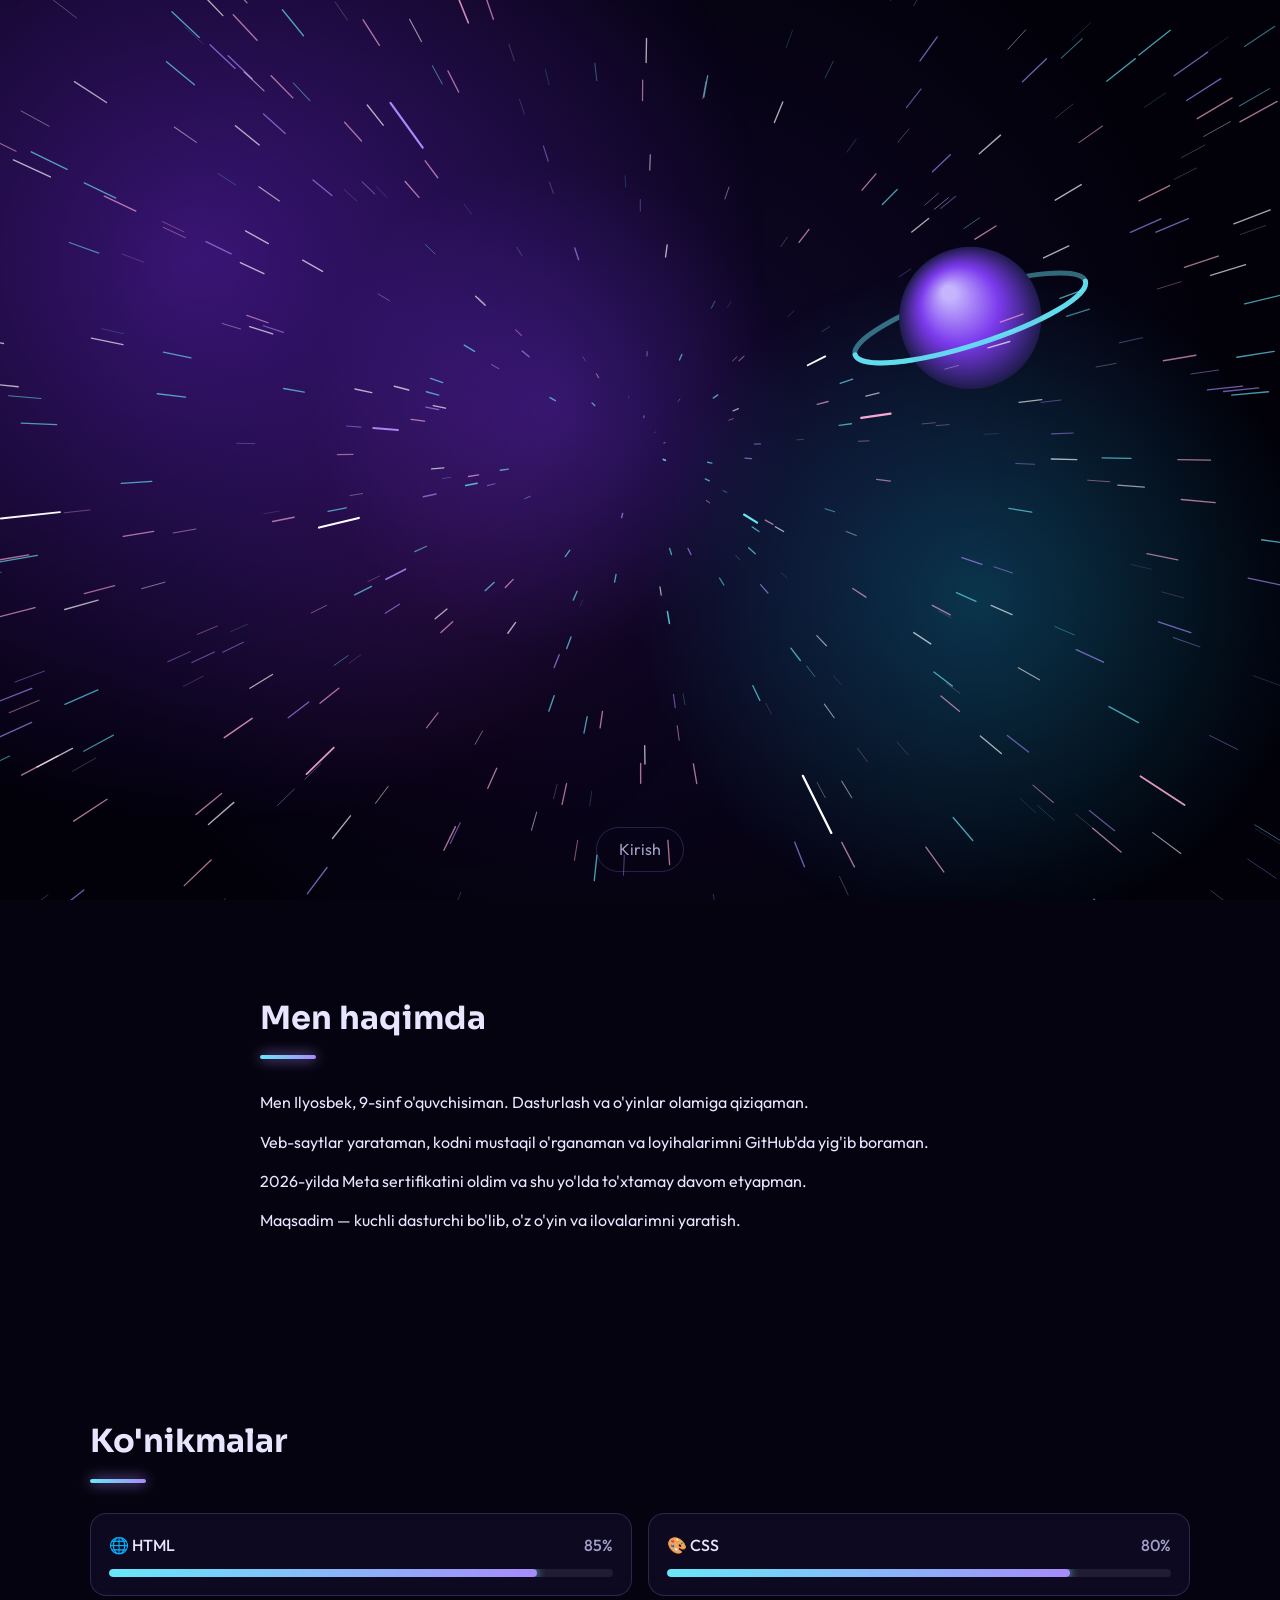
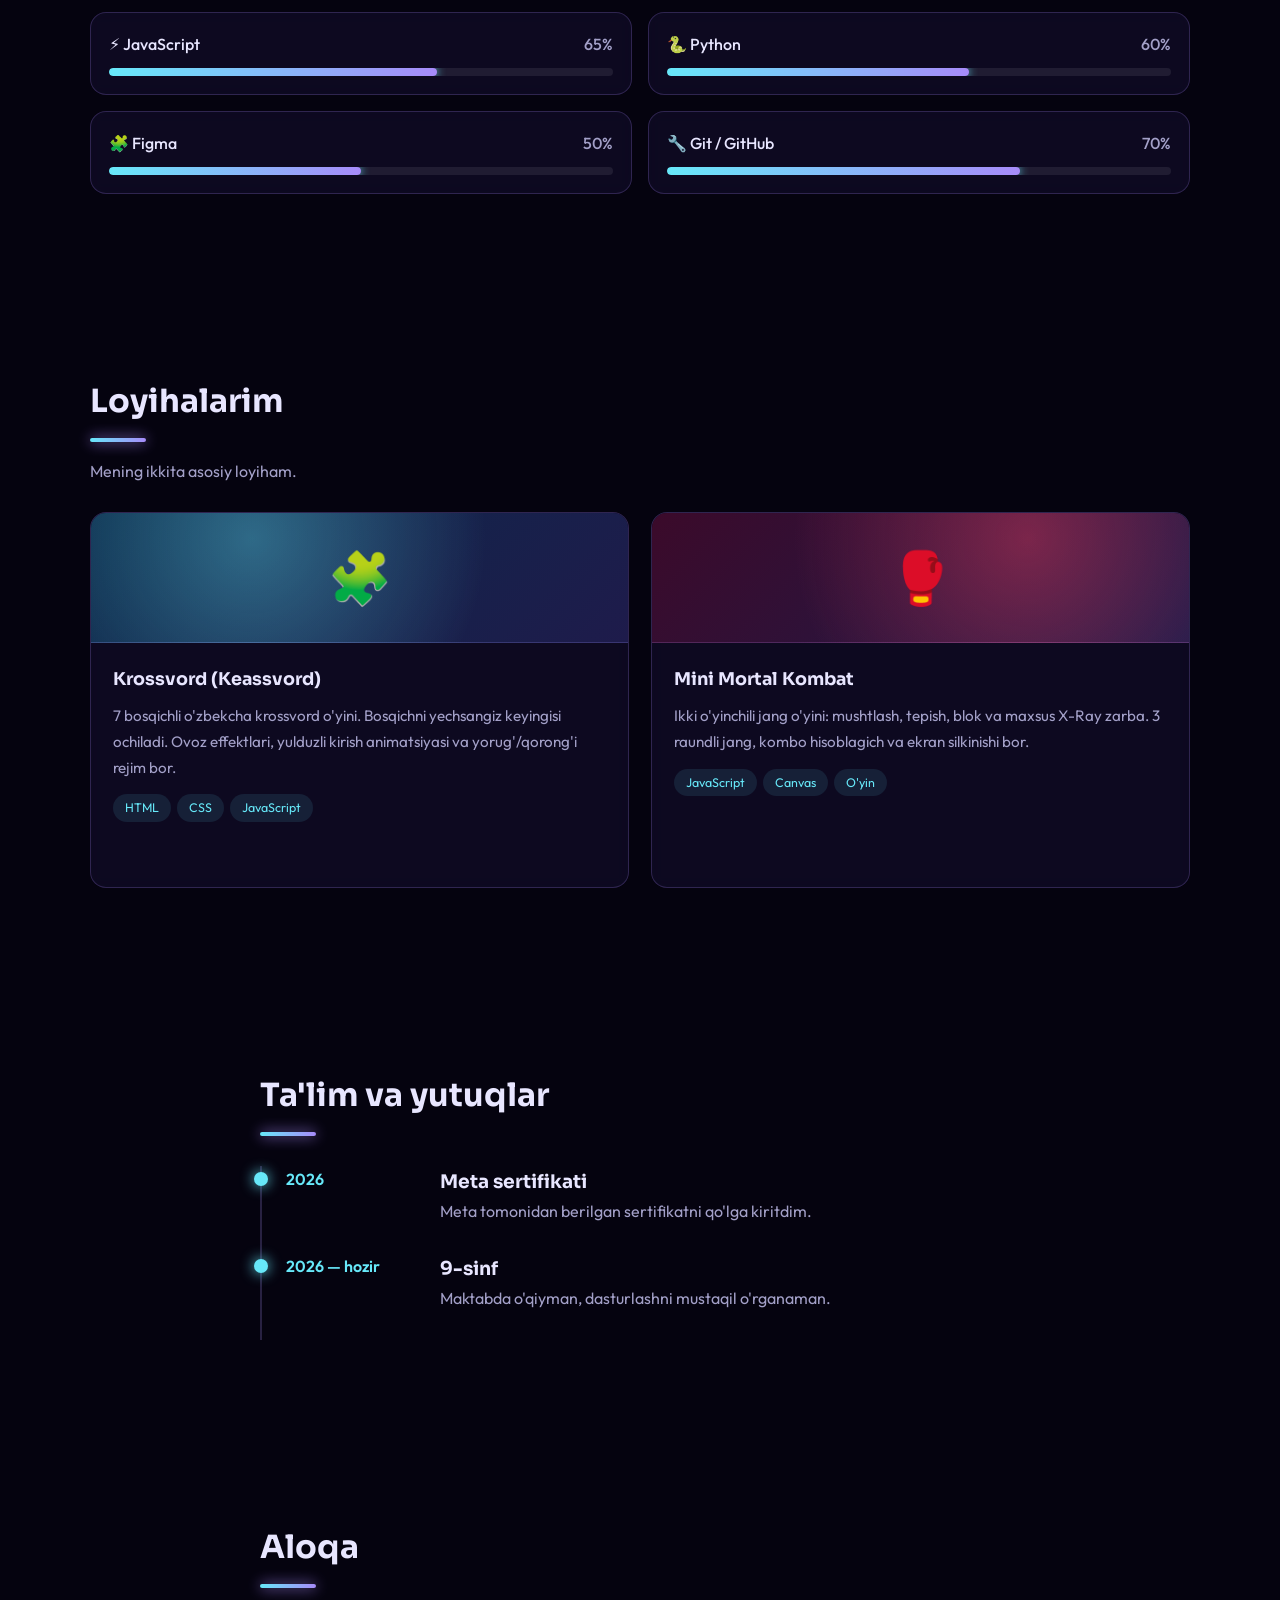
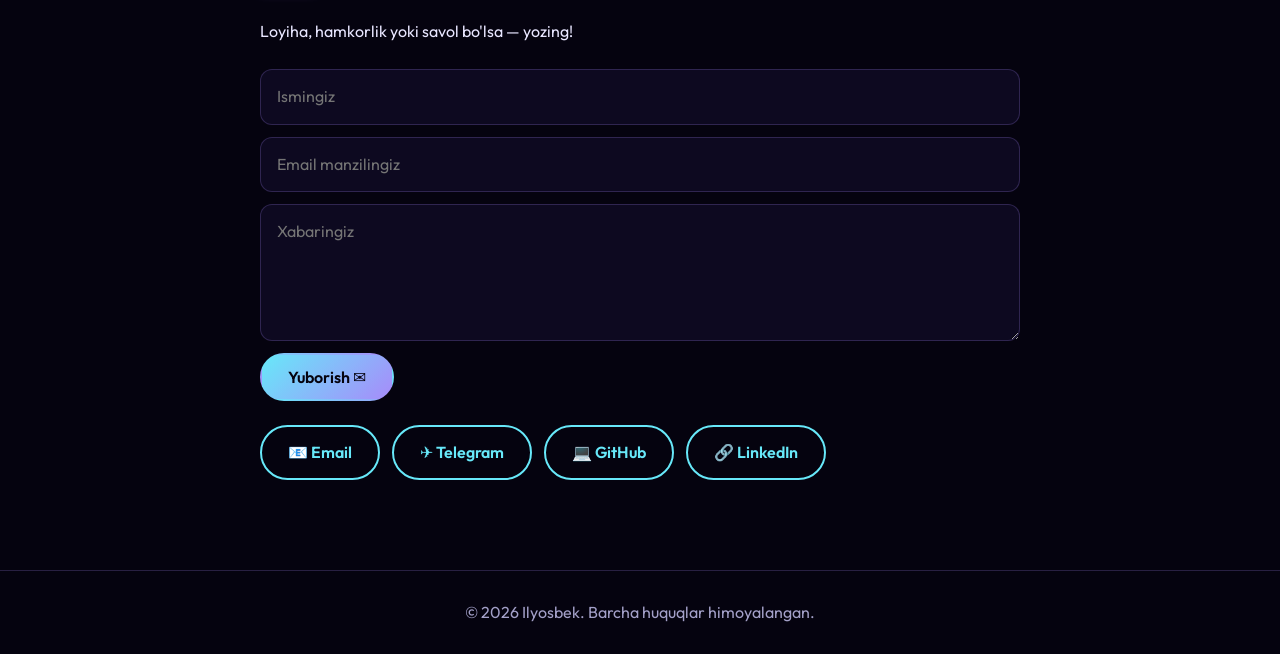
<file: p2/index.html>
<!DOCTYPE html>
<html lang="uz">
<head>
<meta charset="UTF-8">
<meta name="viewport" content="width=device-width, initial-scale=1">
<title>Ilyosbek — Portfolio</title>
<meta name="description" content="Ilyosbek — 9-sinf o'quvchisi, dasturchi. Shaxsiy portfolio sayti.">
<meta name="theme-color" content="#05030f">
<link rel="preconnect" href="https://fonts.googleapis.com">
<link rel="preconnect" href="https://fonts.gstatic.com" crossorigin>
<link href="https://fonts.googleapis.com/css2?family=Sora:wght@400;600;800&family=Outfit:wght@300;400;500;600&display=swap" rel="stylesheet">
<link rel="stylesheet" href="style.css">
</head>
<body>

<!-- Kirish: koinot bo'ylab uchish, keyin yulduzlardan "Xush kelibsiz" yozuvi -->
<div class="intro" id="intro">
  <canvas id="introCanvas"></canvas>
  <button class="skip" id="skipBtn">Kirish</button>
</div>

<canvas id="space" aria-hidden="true"></canvas>
<div class="spot" id="spot" aria-hidden="true"></div>
<div class="nebula" aria-hidden="true"><i></i><i></i><i></i></div>
<div class="progress" id="progress"></div>

<header class="header">
  <nav class="nav container">
    <a href="#hero" class="logo">Ilyosbek<span>✦</span></a>
    <ul class="nav-links" id="navLinks">
      <li><a href="#about">Men</a></li>
      <li><a href="#skills">Ko'nikmalar</a></li>
      <li><a href="#projects">Loyihalar</a></li>
      <li><a href="#education">Ta'lim</a></li>
      <li><a href="#contact">Aloqa</a></li>
    </ul>
    <button class="icon-btn menu-btn" id="menuBtn" aria-label="Menyu">☰</button>
  </nav>
</header>

<main>
  <section id="hero" class="hero">
    <div class="container hero-inner">
      <div class="hero-text reveal">
        <span class="badge">🚀 Salom, men</span>
        <h1>Ilyosbek</h1>
        <p class="typing">Men <span id="typed"></span><i class="cursor">|</i></p>
        <p class="tagline">Bugungi harakat, ertangi natija.</p>
        <div class="hero-btns">
          <a href="#projects" class="btn">Loyihalarim</a>
          <a href="#contact" class="btn btn-outline">Bog'lanish</a>
        </div>
        <div class="stats">
          <div><b id="repoCount" data-count="2">0</b><small>Loyiha</small></div>
          <div><b data-count="1">0</b><small>Meta sertifikat</small></div>
          <div><b data-count="9">0</b><small>-sinf</small></div>
        </div>
      </div>
      <div class="avatar-wrap reveal">
        <img src="./5355030624579821579.jpg" alt="Ilyosbek — profil rasmi" class="avatar">
      </div>
    </div>
  </section>

  <section id="about" class="section">
    <div class="container narrow reveal">
      <h2 class="title">Men haqimda</h2>
      <p>Men Ilyosbek, 9-sinf o'quvchisiman. Dasturlash va o'yinlar olamiga qiziqaman.</p>
      <p>Veb-saytlar yarataman, kodni mustaqil o'rganaman va loyihalarimni GitHub'da yig'ib boraman.</p>
      <p>2026-yilda Meta sertifikatini oldim va shu yo'lda to'xtamay davom etyapman.</p>
      <p>Maqsadim — kuchli dasturchi bo'lib, o'z o'yin va ilovalarimni yaratish.</p>
    </div>
  </section>

  <section id="skills" class="section">
    <div class="container">
      <h2 class="title reveal">Ko'nikmalar</h2>
      <ul class="skills">
        <li class="reveal" data-level="85"><div class="sk-head"><span>🌐 HTML</span><em>85%</em></div><div class="bar"><i></i></div></li>
        <li class="reveal" data-level="80"><div class="sk-head"><span>🎨 CSS</span><em>80%</em></div><div class="bar"><i></i></div></li>
        <li class="reveal" data-level="65"><div class="sk-head"><span>⚡ JavaScript</span><em>65%</em></div><div class="bar"><i></i></div></li>
        <li class="reveal" data-level="60"><div class="sk-head"><span>🐍 Python</span><em>60%</em></div><div class="bar"><i></i></div></li>
        <li class="reveal" data-level="50"><div class="sk-head"><span>🧩 Figma</span><em>50%</em></div><div class="bar"><i></i></div></li>
        <li class="reveal" data-level="70"><div class="sk-head"><span>🔧 Git / GitHub</span><em>70%</em></div><div class="bar"><i></i></div></li>
      </ul>
    </div>
  </section>

  <section id="projects" class="section">
    <div class="container">
      <h2 class="title reveal">Loyihalarim</h2>
      <p class="lead reveal">Mening ikkita asosiy loyiham.</p>
      <div class="projects" id="projectList">
        <article class="card">
          <div class="thumb t1" aria-hidden="true">🧩</div>
          <div class="card-body">
            <h3>Krossvord (Keassvord)</h3>
            <p>7 bosqichli o'zbekcha krossvord o'yini. Bosqichni yechsangiz keyingisi ochiladi. Ovoz effektlari, yulduzli kirish animatsiyasi va yorug'/qorong'i rejim bor.</p>
            <div class="tags"><span>HTML</span><span>CSS</span><span>JavaScript</span></div>
            <div class="card-links">
              <a href="https://htmlpreview.github.io/?https://github.com/IlyosbekIT/Keassvord/blob/main/index.html" target="_blank" rel="noopener">O'ynash ↗</a>
              <a href="https://github.com/IlyosbekIT/Keassvord" target="_blank" rel="noopener">GitHub ↗</a>
            </div>
          </div>
        </article>
        <article class="card">
          <div class="thumb t2" aria-hidden="true">🥊</div>
          <div class="card-body">
            <h3>Mini Mortal Kombat</h3>
            <p>Ikki o'yinchili jang o'yini: mushtlash, tepish, blok va maxsus X-Ray zarba. 3 raundli jang, kombo hisoblagich va ekran silkinishi bor.</p>
            <div class="tags"><span>JavaScript</span><span>Canvas</span><span>O'yin</span></div>
            <div class="card-links">
              <a href="https://htmlpreview.github.io/?https://github.com/IlyosbekIT/mini-game-mortalkombat/blob/main/mortal_kombat_v3.html" target="_blank" rel="noopener">O'ynash ↗</a>
              <a href="https://github.com/IlyosbekIT/mini-game-mortalkombat" target="_blank" rel="noopener">GitHub ↗</a>
            </div>
          </div>
        </article>
      </div>
    </div>
  </section>

  <section id="education" class="section">
    <div class="container narrow">
      <h2 class="title reveal">Ta'lim va yutuqlar</h2>
      <ul class="timeline">
        <li class="reveal"><span class="year">2026</span><div><h3>Meta sertifikati</h3><p>Meta tomonidan berilgan sertifikatni qo'lga kiritdim.</p></div></li>
        <li class="reveal"><span class="year">2026 — hozir</span><div><h3>9-sinf</h3><p>Maktabda o'qiyman, dasturlashni mustaqil o'rganaman.</p></div></li>
      </ul>
    </div>
  </section>

  <section id="contact" class="section">
    <div class="container narrow">
      <h2 class="title reveal">Aloqa</h2>
      <p class="reveal">Loyiha, hamkorlik yoki savol bo'lsa — yozing!</p>
      <form class="form reveal" id="form">
        <input id="fName" placeholder="Ismingiz" required>
        <input id="fMail" type="email" placeholder="Email manzilingiz" required>
        <textarea id="fMsg" rows="4" placeholder="Xabaringiz" required></textarea>
        <button class="btn" type="submit">Yuborish ✉️</button>
      </form>
      <div class="contacts reveal">
        <a href="mailto:cripmayngame@gmail.com" class="btn btn-outline">📧 Email</a>
        <a href="https://t.me/itzIlyosbek" target="_blank" rel="noopener" class="btn btn-outline">✈️ Telegram</a>
        <a href="https://github.com/IlyosbekIT" target="_blank" rel="noopener" class="btn btn-outline">💻 GitHub</a>
        <a href="https://www.linkedin.com/in/cripmayn-sila-a85b82442/" target="_blank" rel="noopener" class="btn btn-outline">🔗 LinkedIn</a>
      </div>
    </div>
  </section>
</main>

<footer class="footer"><p>© 2026 Ilyosbek. Barcha huquqlar himoyalangan.</p></footer>
<button class="to-top" id="toTop" aria-label="Yuqoriga">↑</button>
<div class="cur-ring" id="curRing" aria-hidden="true"></div><div class="cur-dot" id="curDot" aria-hidden="true"></div>
<canvas id="fx" aria-hidden="true"></canvas>
<script src="script.js"></script>
</body>
</html>
</file>
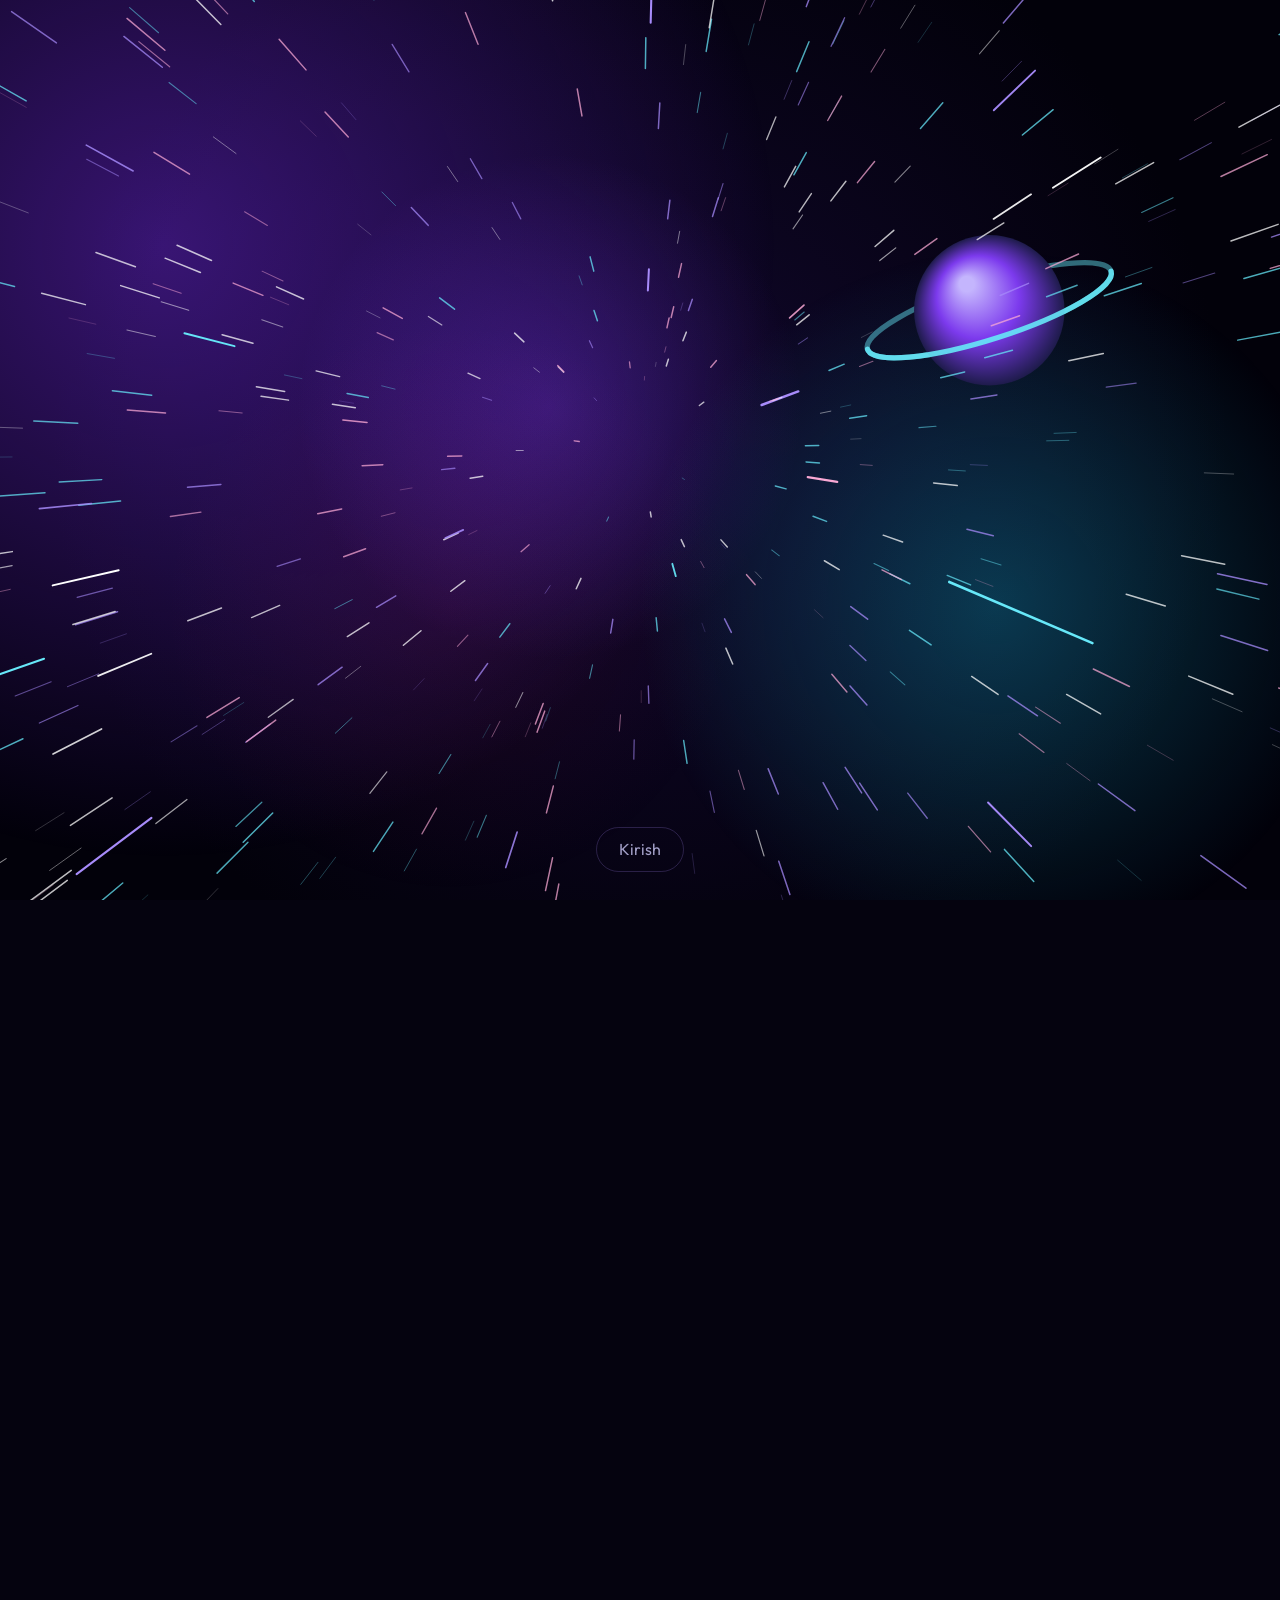
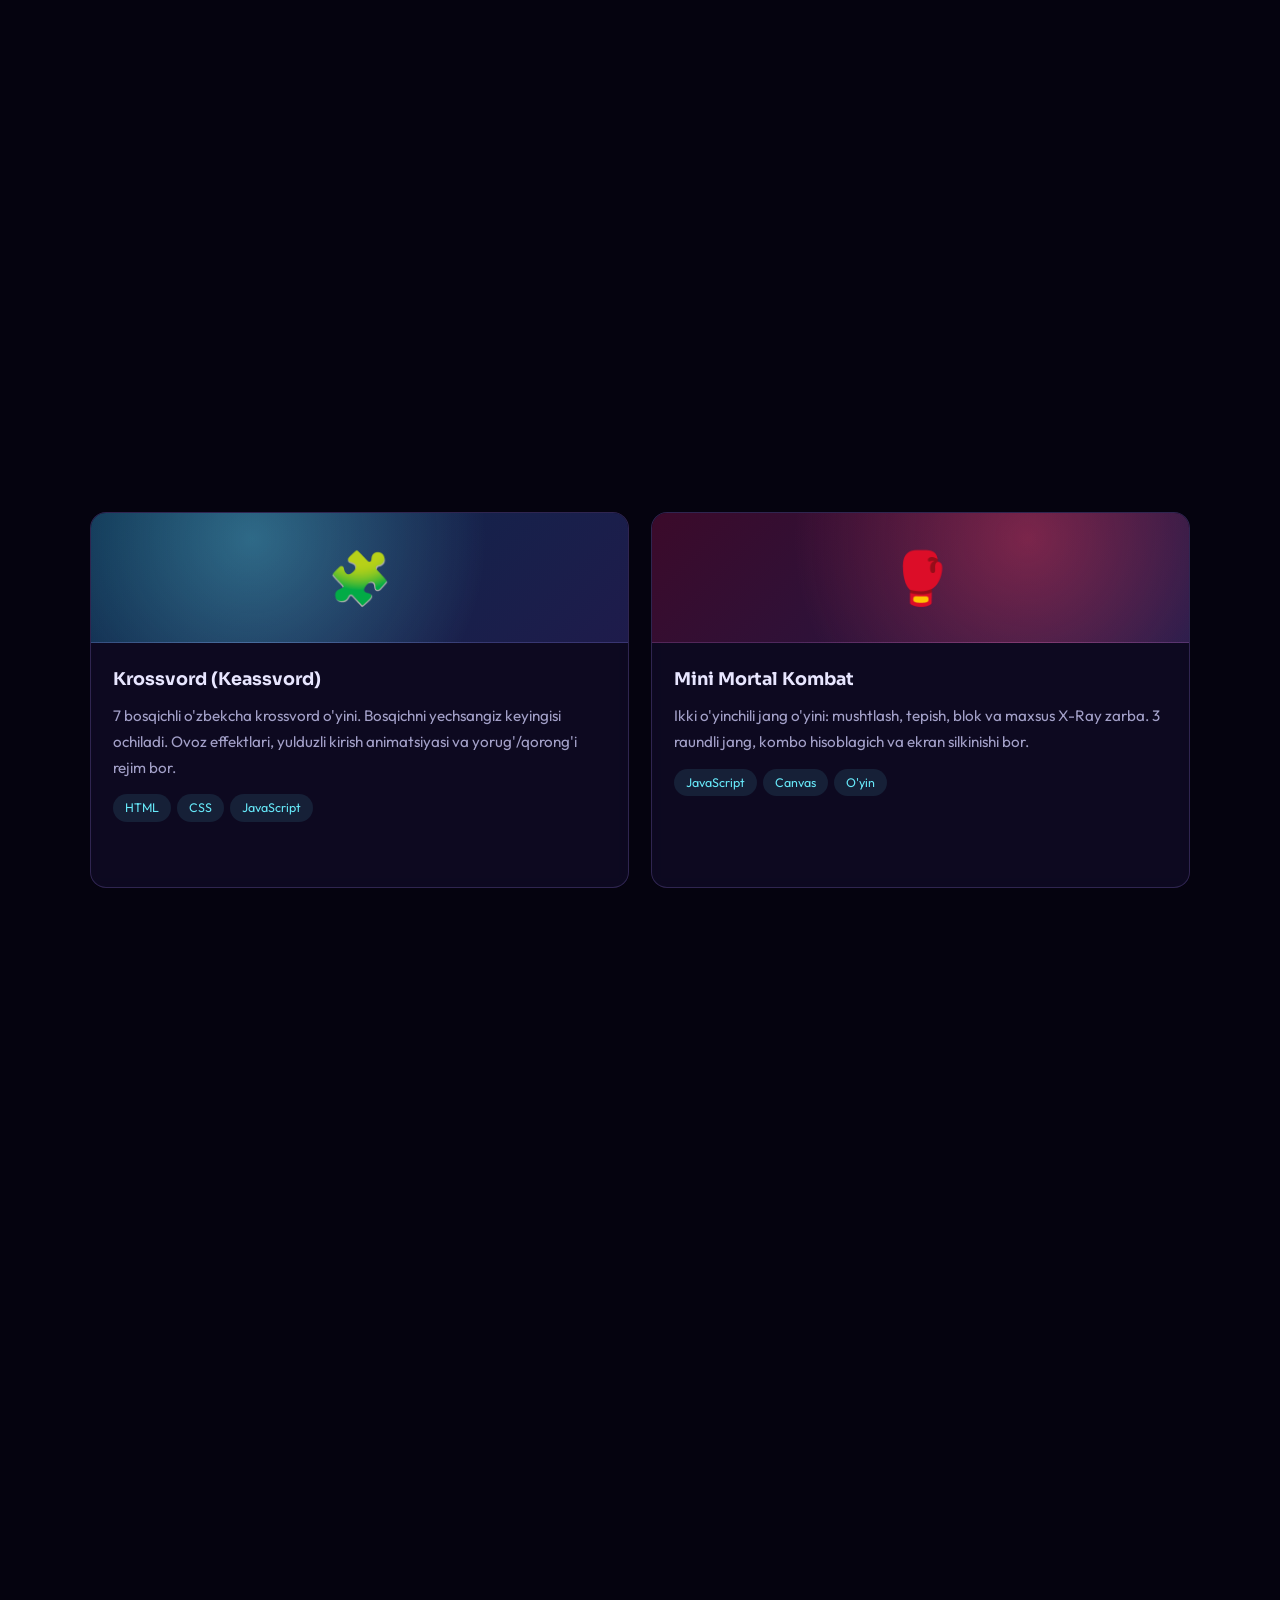
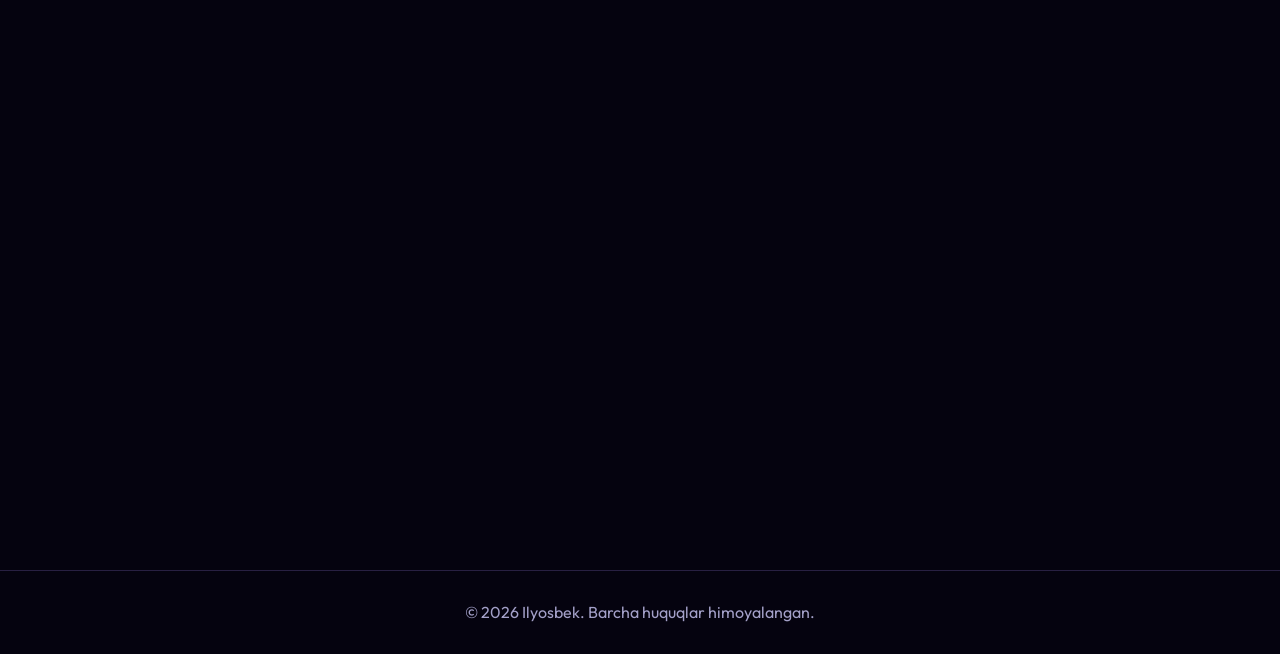
<file: p2/p2/index.html>
<!DOCTYPE html>
<html lang="uz">
<head>
<meta charset="UTF-8">
<meta name="viewport" content="width=device-width, initial-scale=1">
<title>Ilyosbek — Portfolio</title>
<meta name="description" content="Ilyosbek — 9-sinf o'quvchisi, dasturchi. Shaxsiy portfolio sayti.">
<meta name="theme-color" content="#05030f">
<link rel="preconnect" href="https://fonts.googleapis.com">
<link rel="preconnect" href="https://fonts.gstatic.com" crossorigin>
<link href="https://fonts.googleapis.com/css2?family=Sora:wght@400;600;800&family=Outfit:wght@300;400;500;600&display=swap" rel="stylesheet">
<link rel="stylesheet" href="style.css">
</head>
<body>

<!-- Kirish: koinot bo'ylab uchish, keyin yulduzlardan "Xush kelibsiz" yozuvi -->
<div class="intro" id="intro">
  <canvas id="introCanvas"></canvas>
  <button class="skip" id="skipBtn">Kirish</button>
</div>

<canvas id="space" aria-hidden="true"></canvas>
<div class="spot" id="spot" aria-hidden="true"></div>
<div class="nebula" aria-hidden="true"><i></i><i></i><i></i></div>
<div class="progress" id="progress"></div>

<header class="header">
  <nav class="nav container">
    <a href="#hero" class="logo">Ilyosbek<span>✦</span></a>
    <ul class="nav-links" id="navLinks">
      <li><a href="#about">Men</a></li>
      <li><a href="#skills">Ko'nikmalar</a></li>
      <li><a href="#projects">Loyihalar</a></li>
      <li><a href="#education">Ta'lim</a></li>
      <li><a href="#contact">Aloqa</a></li>
    </ul>
    <button class="icon-btn menu-btn" id="menuBtn" aria-label="Menyu">☰</button>
  </nav>
</header>

<main>
  <section id="hero" class="hero">
    <div class="container hero-inner">
      <div class="hero-text reveal">
        <span class="badge">🚀 Salom, men</span>
        <h1>Ilyosbek</h1>
        <p class="tagline">Bugungi harakat, ertangi natija.</p>
        <div class="hero-btns">
          <a href="#projects" class="btn">Loyihalarim</a>
          <a href="#contact" class="btn btn-outline">Bog'lanish</a>
        </div>
        <div class="stats">
          <div><b id="repoCount" data-count="2">0</b><small>Loyiha</small></div>
          <div><b data-count="1">0</b><small>Meta sertifikat</small></div>
          <div><b data-count="9">0</b><small>-sinf</small></div>
        </div>
      </div>
      <div class="avatar-wrap reveal">
        <img src="./5355030624579821579.jpg" alt="Ilyosbek — profil rasmi" class="avatar">
      </div>
    </div>
  </section>

  <section id="about" class="section">
    <div class="container narrow reveal">
      <h2 class="title">Men haqimda</h2>
      <p>Men Ilyosbek, 9-sinf o'quvchisiman. Dasturlash va o'yinlar olamiga qiziqaman.</p>
      <p>Veb-saytlar yarataman, kodni mustaqil o'rganaman va loyihalarimni GitHub'da yig'ib boraman.</p>
      <p>2026-yilda Meta sertifikatini oldim va shu yo'lda to'xtamay davom etyapman.</p>
      <p>Maqsadim — kuchli dasturchi bo'lib, o'z o'yin va ilovalarimni yaratish.</p>
    </div>
  </section>

  <section id="skills" class="section">
    <div class="container">
      <h2 class="title reveal">Ko'nikmalar</h2>
      <ul class="skills">
        <li class="reveal" data-level="85"><div class="sk-head"><span>🌐 HTML</span><em>85%</em></div><div class="bar"><i></i></div></li>
        <li class="reveal" data-level="80"><div class="sk-head"><span>🎨 CSS</span><em>80%</em></div><div class="bar"><i></i></div></li>
        <li class="reveal" data-level="65"><div class="sk-head"><span>⚡ JavaScript</span><em>65%</em></div><div class="bar"><i></i></div></li>
        <li class="reveal" data-level="60"><div class="sk-head"><span>🐍 Python</span><em>60%</em></div><div class="bar"><i></i></div></li>
        <li class="reveal" data-level="50"><div class="sk-head"><span>🧩 Figma</span><em>50%</em></div><div class="bar"><i></i></div></li>
        <li class="reveal" data-level="70"><div class="sk-head"><span>🔧 Git / GitHub</span><em>70%</em></div><div class="bar"><i></i></div></li>
      </ul>
    </div>
  </section>

  <section id="projects" class="section">
    <div class="container">
      <h2 class="title reveal">Loyihalarim</h2>
      <p class="lead reveal">Mening ikkita asosiy loyiham.</p>
      <div class="projects" id="projectList">
        <article class="card">
          <div class="thumb t1" aria-hidden="true">🧩</div>
          <div class="card-body">
            <h3>Krossvord (Keassvord)</h3>
            <p>7 bosqichli o'zbekcha krossvord o'yini. Bosqichni yechsangiz keyingisi ochiladi. Ovoz effektlari, yulduzli kirish animatsiyasi va yorug'/qorong'i rejim bor.</p>
            <div class="tags"><span>HTML</span><span>CSS</span><span>JavaScript</span></div>
            <div class="card-links">
              <a href="https://htmlpreview.github.io/?https://github.com/IlyosbekIT/Keassvord/blob/main/index.html" target="_blank" rel="noopener">O'ynash ↗</a>
              <a href="https://github.com/IlyosbekIT/Keassvord" target="_blank" rel="noopener">GitHub ↗</a>
            </div>
          </div>
        </article>
        <article class="card">
          <div class="thumb t2" aria-hidden="true">🥊</div>
          <div class="card-body">
            <h3>Mini Mortal Kombat</h3>
            <p>Ikki o'yinchili jang o'yini: mushtlash, tepish, blok va maxsus X-Ray zarba. 3 raundli jang, kombo hisoblagich va ekran silkinishi bor.</p>
            <div class="tags"><span>JavaScript</span><span>Canvas</span><span>O'yin</span></div>
            <div class="card-links">
              <a href="https://htmlpreview.github.io/?https://github.com/IlyosbekIT/mini-game-mortalkombat/blob/main/mortal_kombat_v3.html" target="_blank" rel="noopener">O'ynash ↗</a>
              <a href="https://github.com/IlyosbekIT/mini-game-mortalkombat" target="_blank" rel="noopener">GitHub ↗</a>
            </div>
          </div>
        </article>
      </div>
    </div>
  </section>

  <section id="education" class="section">
    <div class="container narrow">
      <h2 class="title reveal">Ta'lim va yutuqlar</h2>
      <ul class="timeline">
        <li class="reveal"><span class="year">2026</span><div><h3>Meta sertifikati</h3><p>Meta tomonidan berilgan sertifikatni qo'lga kiritdim.</p></div></li>
        <li class="reveal"><span class="year">2026 — hozir</span><div><h3>9-sinf</h3><p>Maktabda o'qiyman, dasturlashni mustaqil o'rganaman.</p></div></li>
      </ul>
    </div>
  </section>

  <section id="contact" class="section">
    <div class="container narrow">
      <h2 class="title reveal">Aloqa</h2>
      <p class="reveal">Loyiha, hamkorlik yoki savol bo'lsa — yozing!</p>
      <form class="form reveal" id="form">
        <input id="fName" placeholder="Ismingiz" required>
        <input id="fMail" type="email" placeholder="Email manzilingiz" required>
        <textarea id="fMsg" rows="4" placeholder="Xabaringiz" required></textarea>
        <button class="btn" type="submit">Yuborish ✉️</button>
      </form>
      <div class="contacts reveal">
        <a href="mailto:cripmayngame@gmail.com" class="btn btn-outline">📧 Email</a>
        <a href="https://t.me/itzIlyosbek" target="_blank" rel="noopener" class="btn btn-outline">✈️ Telegram</a>
        <a href="https://github.com/IlyosbekIT" target="_blank" rel="noopener" class="btn btn-outline">💻 GitHub</a>
        <a href="https://www.linkedin.com/in/cripmayn-sila-a85b82442/" target="_blank" rel="noopener" class="btn btn-outline">🔗 LinkedIn</a>
      </div>
    </div>
  </section>
</main>

<footer class="footer"><p>© 2026 Ilyosbek. Barcha huquqlar himoyalangan.</p></footer>
<button class="to-top" id="toTop" aria-label="Yuqoriga">↑</button>
<div class="cur-ring" id="curRing" aria-hidden="true"></div><div class="cur-dot" id="curDot" aria-hidden="true"></div>
<canvas id="fx" aria-hidden="true"></canvas>
<script src="script.js"></script>
</body>
</html>
</file>
<file: p2/style.css>
:root{--main:#67e8f9;--main2:#a78bfa;--bg:#05030f;--text:#e8e6ff;--muted:#a3a0c8;--card:rgba(20,16,48,.55);--border:rgba(167,139,250,.22);--glass:rgba(5,3,15,.65)}
*{box-sizing:border-box;margin:0;padding:0}
html{scroll-behavior:smooth;scroll-padding-top:70px}
body{font-family:"Outfit",system-ui,sans-serif;background:var(--bg);color:var(--text);line-height:1.7;overflow-x:hidden}
h1,h2,h3,.logo,.stats b{font-family:"Sora","Outfit",sans-serif}
img{max-width:100%;display:block}a{color:var(--main);text-decoration:none}ul{list-style:none}
:focus-visible{outline:2px solid var(--main);outline-offset:3px}
.container{width:min(1100px,92%);margin:0 auto}.narrow{width:min(760px,92%)}
main,.header,.footer{position:relative;z-index:2}

/* Fon */
#space{position:fixed;inset:0;width:100%;height:100%;z-index:0}
.nebula{position:fixed;inset:0;z-index:1;pointer-events:none;overflow:hidden}
.nebula i{position:absolute;border-radius:50%;filter:blur(90px);opacity:.3;animation:drift 22s ease-in-out infinite}
.nebula i:nth-child(1){width:520px;height:520px;background:#6d28d9;top:-120px;left:-120px}
.nebula i:nth-child(2){width:460px;height:460px;background:#0e7490;bottom:-100px;right:-100px;animation-delay:-8s}
.nebula i:nth-child(3){width:380px;height:380px;background:#be185d;top:45%;left:55%;opacity:.16;animation-delay:-15s}
@keyframes drift{50%{transform:translate(60px,40px) scale(1.15)}}

/* Kirish */
.intro{position:fixed;inset:0;z-index:300;background:radial-gradient(circle at 50% 50%,#12082e,#02010a 75%);transition:opacity 1.2s,visibility 1.2s}
.intro.done{opacity:0;visibility:hidden}
#introCanvas{width:100%;height:100%;display:block;transition:transform 1.4s ease-in}
.intro.done #introCanvas{transform:scale(1.5)}
.skip{position:absolute;bottom:28px;left:50%;transform:translateX(-50%);background:none;color:var(--muted);border:1px solid var(--border);padding:8px 22px;border-radius:99px;font:inherit;cursor:pointer;transition:.25s}
.skip:hover{color:var(--main);border-color:var(--main)}

.progress{position:fixed;top:0;left:0;height:3px;width:0;background:linear-gradient(90deg,var(--main),var(--main2));z-index:100;box-shadow:0 0 12px var(--main)}
.header{position:sticky;top:0;background:var(--glass);backdrop-filter:blur(14px);-webkit-backdrop-filter:blur(14px);border-bottom:1px solid var(--border)}
.nav{display:flex;align-items:center;justify-content:space-between;height:64px}
.logo{font-weight:800;font-size:1.25rem;color:var(--text)}.logo span{color:var(--main);margin-left:4px;display:inline-block;animation:spin 8s linear infinite}
@keyframes spin{to{transform:rotate(360deg)}}
.nav-links{display:none;flex-direction:column;gap:14px;position:absolute;top:64px;left:0;right:0;background:#0a0620;padding:18px 4%;border-bottom:1px solid var(--border)}
.nav-links.open{display:flex}
.nav-links a{color:var(--text);padding:4px 0;border-bottom:2px solid transparent}
.nav-links a:hover,.nav-links a.active{color:var(--main);border-color:var(--main)}
.icon-btn{background:none;border:1px solid var(--border);border-radius:10px;width:40px;height:40px;font-size:1.1rem;cursor:pointer;color:var(--text)}

.section{padding:90px 0}
.title{font-size:2rem;margin-bottom:30px}
.title::after{content:"";display:block;width:56px;height:4px;border-radius:2px;margin-top:10px;background:linear-gradient(90deg,var(--main),var(--main2));box-shadow:0 0 14px var(--main2)}
.lead{color:var(--muted);margin:-14px 0 26px}
.section p+p{margin-top:12px}

.btn{display:inline-block;padding:12px 26px;border-radius:99px;font-weight:600;font-size:1rem;cursor:pointer;color:#05030f;border:2px solid transparent;background:linear-gradient(135deg,var(--main),var(--main2));font-family:inherit;transition:.25s}
.btn:hover{transform:translateY(-3px);box-shadow:0 10px 28px rgba(103,232,249,.35)}
.btn-outline{background:transparent;color:var(--main);border-color:var(--main)}
.btn-outline:hover{background:var(--main);color:#05030f}

.hero{padding:70px 0 90px;min-height:calc(100vh - 64px);display:flex;align-items:center}
.hero-inner{display:flex;flex-direction:column-reverse;align-items:center;gap:40px;text-align:center}
.badge{display:inline-block;padding:6px 16px;border-radius:99px;background:var(--card);border:1px solid var(--border);font-size:.9rem}
.hero h1{font-size:3rem;line-height:1.1;margin:16px 0 8px;font-weight:800;background:linear-gradient(120deg,#fff,var(--main) 50%,var(--main2));-webkit-background-clip:text;background-clip:text;color:transparent}
.typing{font-size:1.25rem;font-weight:500;color:var(--muted);min-height:2em}
.typing #typed,.cursor{color:var(--main)}.cursor{animation:blink 1s steps(1) infinite}
@keyframes blink{50%{opacity:0}}
.tagline{margin:10px 0 24px;color:var(--muted)}
.hero-btns{display:flex;gap:12px;justify-content:center;flex-wrap:wrap}
.stats{display:flex;gap:30px;justify-content:center;margin-top:36px}
.stats b{display:inline-block;font-size:1.8rem;color:var(--main)}.stats small{display:block;color:var(--muted)}
.avatar-wrap{padding:6px;border-radius:50%;background:conic-gradient(var(--main),var(--main2),#f472b6,var(--main));box-shadow:0 0 60px rgba(167,139,250,.45);animation:bob 7s ease-in-out infinite}
@keyframes bob{50%{transform:translateY(-18px)}}
.avatar{width:240px;height:240px;border-radius:50%;object-fit:cover;border:5px solid var(--bg)}

.skills{display:grid;grid-template-columns:1fr;gap:16px}
.skills li,.card{background:var(--card);border:1px solid var(--border);border-radius:16px;backdrop-filter:blur(8px);-webkit-backdrop-filter:blur(8px)}
.skills li{padding:18px}
.sk-head{display:flex;justify-content:space-between;font-weight:500;margin-bottom:10px}.sk-head em{font-style:normal;color:var(--muted)}
.bar{height:8px;border-radius:99px;background:rgba(255,255,255,.08);overflow:hidden}
.bar i{display:block;height:100%;width:0;border-radius:99px;background:linear-gradient(90deg,var(--main),var(--main2));box-shadow:0 0 10px var(--main);transition:width 1.4s cubic-bezier(.2,.8,.2,1)}

.projects{display:grid;grid-template-columns:1fr;gap:22px}
.card{position:relative;overflow:hidden;transition:transform .18s ease-out,border-color .3s,box-shadow .3s;will-change:transform}
.card:hover{border-color:var(--main);box-shadow:0 0 34px rgba(103,232,249,.22)}
.card-body{padding:22px;display:flex;flex-direction:column;height:100%}.card-body h3{margin-bottom:8px;font-size:1.1rem}
.card-body p{font-size:.95rem;color:var(--muted)}
.tags{display:flex;flex-wrap:wrap;gap:6px;margin-top:14px}
.tags span{font-size:.78rem;padding:3px 12px;border-radius:99px;background:rgba(103,232,249,.1);color:var(--main)}
.card-links{display:flex;gap:18px;margin-top:auto;padding-top:16px;font-weight:600}

.timeline li{display:flex;flex-direction:column;gap:4px;padding:0 0 28px 24px;border-left:2px solid var(--border);position:relative}
.timeline li::before{content:"";position:absolute;left:-8px;top:6px;width:14px;height:14px;border-radius:50%;background:var(--main);box-shadow:0 0 14px var(--main)}
.year{font-weight:600;color:var(--main)}.timeline p{color:var(--muted)}

.form{display:grid;gap:12px;margin:24px 0}
.form input,.form textarea{width:100%;padding:13px 16px;border-radius:12px;border:1px solid var(--border);background:var(--card);color:var(--text);font:inherit}
.form input:focus,.form textarea:focus{outline:none;border-color:var(--main);box-shadow:0 0 0 3px rgba(103,232,249,.2)}
.form .btn{justify-self:start}
.contacts{display:flex;flex-wrap:wrap;gap:12px}

.footer{text-align:center;padding:28px 0;border-top:1px solid var(--border);color:var(--muted)}
.to-top{position:fixed;right:20px;bottom:20px;width:46px;height:46px;border-radius:50%;border:none;cursor:pointer;font-size:1.3rem;color:#05030f;background:linear-gradient(135deg,var(--main),var(--main2));opacity:0;pointer-events:none;transition:.3s;z-index:40}
.to-top.show{opacity:1;pointer-events:auto}

.reveal{opacity:0;transform:translateY(24px);transition:opacity .8s,transform .8s}
.reveal.in{opacity:1;transform:none}
@media (prefers-reduced-motion:reduce){*{animation:none!important;transition:none!important}.reveal{opacity:1;transform:none}}

@media (min-width:769px){
  .menu-btn{display:none}
  .nav-links{display:flex;flex-direction:row;position:static;padding:0;border:none;background:none;gap:26px}
  .hero-inner{flex-direction:row;justify-content:space-between;text-align:left}
  .hero-btns,.stats{justify-content:flex-start}
  .hero h1{font-size:4.4rem}
  .avatar{width:320px;height:320px}
  .skills{grid-template-columns:repeat(2,1fr)}
  .projects{grid-template-columns:repeat(2,1fr)}
  .timeline li{flex-direction:row;gap:24px}.year{min-width:130px}
}

/* Loyiha rasmi */
.thumb{height:130px;display:grid;place-items:center;font-size:3.2rem;border-bottom:1px solid var(--border)}
.t1{background:radial-gradient(circle at 30% 20%,rgba(103,232,249,.35),transparent 60%),linear-gradient(135deg,#0b2a4a,#1e1b4b)}
.t2{background:radial-gradient(circle at 70% 20%,rgba(244,63,94,.4),transparent 60%),linear-gradient(135deg,#3b0a2a,#1e1b4b)}
.card .thumb{transition:transform .4s}.card:hover .thumb{transform:scale(1.08)}

/* Sichqoncha effektlari */
#fx{position:fixed;inset:0;width:100%;height:100%;pointer-events:none;z-index:250}
.spot{position:fixed;left:0;top:0;width:520px;height:520px;margin:-260px 0 0 -260px;border-radius:50%;pointer-events:none;z-index:1;opacity:0;transition:opacity .5s;background:radial-gradient(circle,rgba(103,232,249,.13),rgba(167,139,250,.07) 40%,transparent 68%)}
.card::after{content:"";position:absolute;inset:0;pointer-events:none;opacity:0;transition:opacity .3s;background:radial-gradient(circle at var(--gx,50%) var(--gy,50%),rgba(255,255,255,.16),transparent 50%)}
.card:hover::after{opacity:1}
.cur-dot,.cur-ring{position:fixed;left:0;top:0;pointer-events:none;z-index:400;border-radius:50%;opacity:0;transition:opacity .3s,width .25s,height .25s,margin .25s,background .25s,border-color .25s}
.cur-dot{width:8px;height:8px;margin:-4px 0 0 -4px;background:#fff;box-shadow:0 0 12px 3px var(--main)}
.cur-ring{width:36px;height:36px;margin:-18px 0 0 -18px;border:1.5px solid var(--main2);box-shadow:0 0 16px rgba(167,139,250,.5),inset 0 0 12px rgba(167,139,250,.25)}
.cur-ring.hov{width:60px;height:60px;margin:-30px 0 0 -30px;border-color:var(--main);background:rgba(103,232,249,.1)}
.cur-ring.down{width:24px;height:24px;margin:-12px 0 0 -12px;background:rgba(244,114,182,.3)}
.fx-on .cur-dot,.fx-on .cur-ring{opacity:1}
@media (hover:hover) and (pointer:fine){
  body.fx-ready,body.fx-ready a,body.fx-ready button,body.fx-ready label{cursor:none}
  body.fx-ready input,body.fx-ready textarea{cursor:text}
}
@media (hover:none),(pointer:coarse){.cur-dot,.cur-ring,.spot{display:none}}
</file>
<file: p2/p2/style.css>
:root{--main:#67e8f9;--main2:#a78bfa;--bg:#05030f;--text:#e8e6ff;--muted:#a3a0c8;--card:rgba(20,16,48,.55);--border:rgba(167,139,250,.22);--glass:rgba(5,3,15,.65)}
*{box-sizing:border-box;margin:0;padding:0}
html{scroll-behavior:smooth;scroll-padding-top:70px}
body{font-family:"Outfit",system-ui,sans-serif;background:var(--bg);color:var(--text);line-height:1.7;overflow-x:hidden}
h1,h2,h3,.logo,.stats b{font-family:"Sora","Outfit",sans-serif}
img{max-width:100%;display:block}a{color:var(--main);text-decoration:none}ul{list-style:none}
:focus-visible{outline:2px solid var(--main);outline-offset:3px}
.container{width:min(1100px,92%);margin:0 auto}.narrow{width:min(760px,92%)}
main,.header,.footer{position:relative;z-index:2}

/* Fon */
#space{position:fixed;inset:0;width:100%;height:100%;z-index:0}
.nebula{position:fixed;inset:0;z-index:1;pointer-events:none;overflow:hidden}
.nebula i{position:absolute;border-radius:50%;filter:blur(90px);opacity:.3;animation:drift 22s ease-in-out infinite}
.nebula i:nth-child(1){width:520px;height:520px;background:#6d28d9;top:-120px;left:-120px}
.nebula i:nth-child(2){width:460px;height:460px;background:#0e7490;bottom:-100px;right:-100px;animation-delay:-8s}
.nebula i:nth-child(3){width:380px;height:380px;background:#be185d;top:45%;left:55%;opacity:.16;animation-delay:-15s}
@keyframes drift{50%{transform:translate(60px,40px) scale(1.15)}}

/* Kirish */
.intro{position:fixed;inset:0;z-index:300;background:radial-gradient(circle at 50% 50%,#12082e,#02010a 75%);transition:opacity 1.2s,visibility 1.2s}
.intro.done{opacity:0;visibility:hidden}
#introCanvas{width:100%;height:100%;display:block;transition:transform 1.4s ease-in}
.intro.done #introCanvas{transform:scale(1.5)}
.skip{position:absolute;bottom:28px;left:50%;transform:translateX(-50%);background:none;color:var(--muted);border:1px solid var(--border);padding:8px 22px;border-radius:99px;font:inherit;cursor:pointer;transition:.25s}
.skip:hover{color:var(--main);border-color:var(--main)}

.progress{position:fixed;top:0;left:0;height:3px;width:0;background:linear-gradient(90deg,var(--main),var(--main2));z-index:100;box-shadow:0 0 12px var(--main)}
.header{position:sticky;top:0;background:var(--glass);backdrop-filter:blur(14px);-webkit-backdrop-filter:blur(14px);border-bottom:1px solid var(--border)}
.nav{display:flex;align-items:center;justify-content:space-between;height:64px}
.logo{font-weight:800;font-size:1.25rem;color:var(--text)}.logo span{color:var(--main);margin-left:4px;display:inline-block;animation:spin 8s linear infinite}
@keyframes spin{to{transform:rotate(360deg)}}
.nav-links{display:none;flex-direction:column;gap:14px;position:absolute;top:64px;left:0;right:0;background:#0a0620;padding:18px 4%;border-bottom:1px solid var(--border)}
.nav-links.open{display:flex}
.nav-links a{color:var(--text);padding:4px 0;border-bottom:2px solid transparent}
.nav-links a:hover,.nav-links a.active{color:var(--main);border-color:var(--main)}
.icon-btn{background:none;border:1px solid var(--border);border-radius:10px;width:40px;height:40px;font-size:1.1rem;cursor:pointer;color:var(--text)}

.section{padding:90px 0}
.title{font-size:2rem;margin-bottom:30px}
.title::after{content:"";display:block;width:56px;height:4px;border-radius:2px;margin-top:10px;background:linear-gradient(90deg,var(--main),var(--main2));box-shadow:0 0 14px var(--main2)}
.lead{color:var(--muted);margin:-14px 0 26px}
.section p+p{margin-top:12px}

.btn{display:inline-block;padding:12px 26px;border-radius:99px;font-weight:600;font-size:1rem;cursor:pointer;color:#05030f;border:2px solid transparent;background:linear-gradient(135deg,var(--main),var(--main2));font-family:inherit;transition:.25s}
.btn:hover{transform:translateY(-3px);box-shadow:0 10px 28px rgba(103,232,249,.35)}
.btn-outline{background:transparent;color:var(--main);border-color:var(--main)}
.btn-outline:hover{background:var(--main);color:#05030f}

.hero{padding:70px 0 90px;min-height:calc(100vh - 64px);display:flex;align-items:center}
.hero-inner{display:flex;flex-direction:column-reverse;align-items:center;gap:40px;text-align:center}
.badge{display:inline-block;padding:6px 16px;border-radius:99px;background:var(--card);border:1px solid var(--border);font-size:.9rem}
.hero h1{font-size:3rem;line-height:1.1;margin:16px 0 8px;font-weight:800;background:linear-gradient(120deg,#fff,var(--main) 50%,var(--main2));-webkit-background-clip:text;background-clip:text;color:transparent}
.typing{font-size:1.25rem;font-weight:500;color:var(--muted);min-height:2em}
.typing #typed,.cursor{color:var(--main)}.cursor{animation:blink 1s steps(1) infinite}
@keyframes blink{50%{opacity:0}}
.tagline{margin:10px 0 24px;color:var(--muted)}
.hero-btns{display:flex;gap:12px;justify-content:center;flex-wrap:wrap}
.stats{display:flex;gap:30px;justify-content:center;margin-top:36px}
.stats b{display:inline-block;font-size:1.8rem;color:var(--main)}.stats small{display:block;color:var(--muted)}
.avatar-wrap{padding:6px;border-radius:50%;background:conic-gradient(var(--main),var(--main2),#f472b6,var(--main));box-shadow:0 0 60px rgba(167,139,250,.45);animation:bob 7s ease-in-out infinite}
@keyframes bob{50%{transform:translateY(-18px)}}
.avatar{width:240px;height:240px;border-radius:50%;object-fit:cover;border:5px solid var(--bg)}

.skills{display:grid;grid-template-columns:1fr;gap:16px}
.skills li,.card{background:var(--card);border:1px solid var(--border);border-radius:16px;backdrop-filter:blur(8px);-webkit-backdrop-filter:blur(8px)}
.skills li{padding:18px}
.sk-head{display:flex;justify-content:space-between;font-weight:500;margin-bottom:10px}.sk-head em{font-style:normal;color:var(--muted)}
.bar{height:8px;border-radius:99px;background:rgba(255,255,255,.08);overflow:hidden}
.bar i{display:block;height:100%;width:0;border-radius:99px;background:linear-gradient(90deg,var(--main),var(--main2));box-shadow:0 0 10px var(--main);transition:width 1.4s cubic-bezier(.2,.8,.2,1)}

.projects{display:grid;grid-template-columns:1fr;gap:22px}
.card{position:relative;overflow:hidden;transition:transform .18s ease-out,border-color .3s,box-shadow .3s;will-change:transform}
.card:hover{border-color:var(--main);box-shadow:0 0 34px rgba(103,232,249,.22)}
.card-body{padding:22px;display:flex;flex-direction:column;height:100%}.card-body h3{margin-bottom:8px;font-size:1.1rem}
.card-body p{font-size:.95rem;color:var(--muted)}
.tags{display:flex;flex-wrap:wrap;gap:6px;margin-top:14px}
.tags span{font-size:.78rem;padding:3px 12px;border-radius:99px;background:rgba(103,232,249,.1);color:var(--main)}
.card-links{display:flex;gap:18px;margin-top:auto;padding-top:16px;font-weight:600}

.timeline li{display:flex;flex-direction:column;gap:4px;padding:0 0 28px 24px;border-left:2px solid var(--border);position:relative}
.timeline li::before{content:"";position:absolute;left:-8px;top:6px;width:14px;height:14px;border-radius:50%;background:var(--main);box-shadow:0 0 14px var(--main)}
.year{font-weight:600;color:var(--main)}.timeline p{color:var(--muted)}

.form{display:grid;gap:12px;margin:24px 0}
.form input,.form textarea{width:100%;padding:13px 16px;border-radius:12px;border:1px solid var(--border);background:var(--card);color:var(--text);font:inherit}
.form input:focus,.form textarea:focus{outline:none;border-color:var(--main);box-shadow:0 0 0 3px rgba(103,232,249,.2)}
.form .btn{justify-self:start}
.contacts{display:flex;flex-wrap:wrap;gap:12px}

.footer{text-align:center;padding:28px 0;border-top:1px solid var(--border);color:var(--muted)}
.to-top{position:fixed;right:20px;bottom:20px;width:46px;height:46px;border-radius:50%;border:none;cursor:pointer;font-size:1.3rem;color:#05030f;background:linear-gradient(135deg,var(--main),var(--main2));opacity:0;pointer-events:none;transition:.3s;z-index:40}
.to-top.show{opacity:1;pointer-events:auto}

.reveal{opacity:0;transform:translateY(24px);transition:opacity .8s,transform .8s}
.reveal.in{opacity:1;transform:none}
@media (prefers-reduced-motion:reduce){*{animation:none!important;transition:none!important}.reveal{opacity:1;transform:none}}

@media (min-width:769px){
  .menu-btn{display:none}
  .nav-links{display:flex;flex-direction:row;position:static;padding:0;border:none;background:none;gap:26px}
  .hero-inner{flex-direction:row;justify-content:space-between;text-align:left}
  .hero-btns,.stats{justify-content:flex-start}
  .hero h1{font-size:4.4rem}
  .avatar{width:320px;height:320px}
  .skills{grid-template-columns:repeat(2,1fr)}
  .projects{grid-template-columns:repeat(2,1fr)}
  .timeline li{flex-direction:row;gap:24px}.year{min-width:130px}
}

/* Loyiha rasmi */
.thumb{height:130px;display:grid;place-items:center;font-size:3.2rem;border-bottom:1px solid var(--border)}
.t1{background:radial-gradient(circle at 30% 20%,rgba(103,232,249,.35),transparent 60%),linear-gradient(135deg,#0b2a4a,#1e1b4b)}
.t2{background:radial-gradient(circle at 70% 20%,rgba(244,63,94,.4),transparent 60%),linear-gradient(135deg,#3b0a2a,#1e1b4b)}
.card .thumb{transition:transform .4s}.card:hover .thumb{transform:scale(1.08)}

/* Sichqoncha effektlari */
#fx{position:fixed;inset:0;width:100%;height:100%;pointer-events:none;z-index:250}
.spot{position:fixed;left:0;top:0;width:520px;height:520px;margin:-260px 0 0 -260px;border-radius:50%;pointer-events:none;z-index:1;opacity:0;transition:opacity .5s;background:radial-gradient(circle,rgba(103,232,249,.13),rgba(167,139,250,.07) 40%,transparent 68%)}
.card::after{content:"";position:absolute;inset:0;pointer-events:none;opacity:0;transition:opacity .3s;background:radial-gradient(circle at var(--gx,50%) var(--gy,50%),rgba(255,255,255,.16),transparent 50%)}
.card:hover::after{opacity:1}
.cur-dot,.cur-ring{position:fixed;left:0;top:0;pointer-events:none;z-index:400;border-radius:50%;opacity:0;transition:opacity .3s,width .25s,height .25s,margin .25s,background .25s,border-color .25s}
.cur-dot{width:8px;height:8px;margin:-4px 0 0 -4px;background:#fff;box-shadow:0 0 12px 3px var(--main)}
.cur-ring{width:36px;height:36px;margin:-18px 0 0 -18px;border:1.5px solid var(--main2);box-shadow:0 0 16px rgba(167,139,250,.5),inset 0 0 12px rgba(167,139,250,.25)}
.cur-ring.hov{width:60px;height:60px;margin:-30px 0 0 -30px;border-color:var(--main);background:rgba(103,232,249,.1)}
.cur-ring.down{width:24px;height:24px;margin:-12px 0 0 -12px;background:rgba(244,114,182,.3)}
.fx-on .cur-dot,.fx-on .cur-ring{opacity:1}
@media (hover:hover) and (pointer:fine){
  body.fx-ready,body.fx-ready a,body.fx-ready button,body.fx-ready label{cursor:none}
  body.fx-ready input,body.fx-ready textarea{cursor:text}
}
@media (hover:none),(pointer:coarse){.cur-dot,.cur-ring,.spot{display:none}}
</file>
